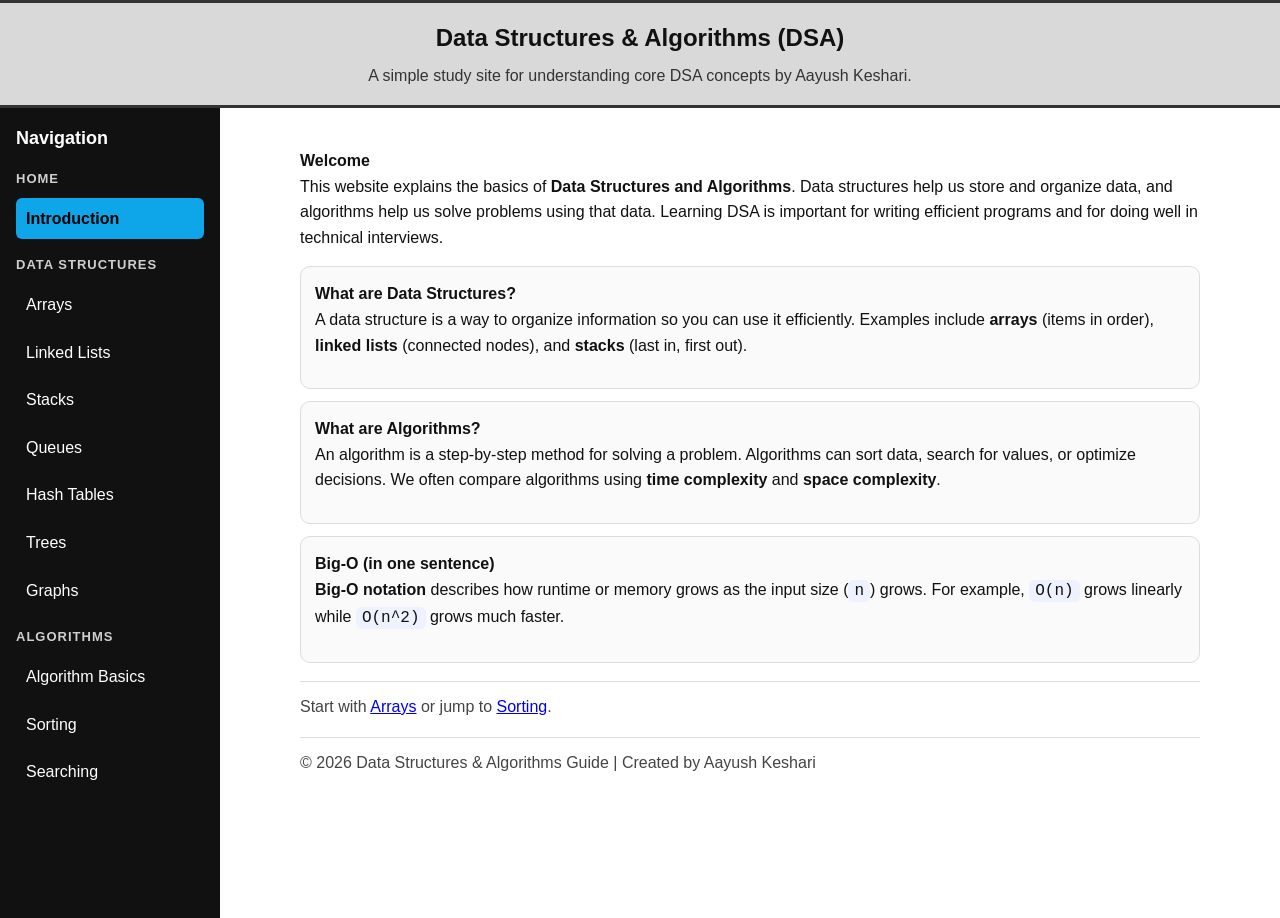
<file: index.html>
<!DOCTYPE html>
<html lang="en">
<head>
  <meta charset="UTF-8">
  <meta name="viewport" content="width=device-width, initial-scale=1.0">
  <title>DSA Website | Home</title>
  <link rel="stylesheet" href="reset.css">
  <link rel="stylesheet" href="styles.css">

  <title>Data Sturctures and Algorithms</title>
</head>
<body>
  <header>
    <h1>Data Structures & Algorithms (DSA)</h1>
    <p>A simple study site for understanding core DSA concepts by Aayush Keshari.</p>
  </header>

  <div class="page">
    <nav>
      <h2>Navigation</h2>

      <h3>Home</h3>
      <a class="active" href="index.html">Introduction</a>

      <h3>Data Structures</h3>
      <a href="arrays.html">Arrays</a>
      <a href="linked-lists.html">Linked Lists</a>
      <a href="stacks.html">Stacks</a>
      <a href="queues.html">Queues</a>
      <a href="hash-tables.html">Hash Tables</a>
      <a href="trees.html">Trees</a>
      <a href="graphs.html">Graphs</a>

      <h3>Algorithms</h3>
      <a href="algorithms.html">Algorithm Basics</a>
      <a href="sorting.html">Sorting</a>
      <a href="searching.html">Searching</a>
    </nav>

    <main>
      <div class="container">
        <h2>Welcome</h2>
        <p>
          This website explains the basics of <strong>Data Structures and Algorithms</strong>.
          Data structures help us store and organize data, and algorithms help us solve problems using that data.
          Learning DSA is important for writing efficient programs and for doing well in technical interviews.
        </p>

        <div class="card">
          <h3>What are Data Structures?</h3>
          <p>
            A data structure is a way to organize information so you can use it efficiently.
            Examples include <strong>arrays</strong> (items in order), <strong>linked lists</strong> (connected nodes),
            and <strong>stacks</strong> (last in, first out).
          </p>
        </div>

        <div class="card">
          <h3>What are Algorithms?</h3>
          <p>
            An algorithm is a step-by-step method for solving a problem.
            Algorithms can sort data, search for values, or optimize decisions.
            We often compare algorithms using <strong>time complexity</strong> and <strong>space complexity</strong>.
          </p>
        </div>

        <div class="card">
          <h3>Big-O (in one sentence)</h3>
          <p>
            <strong>Big-O notation</strong> describes how runtime or memory grows as the input size (<code>n</code>) grows.
            For example, <code>O(n)</code> grows linearly while <code>O(n^2)</code> grows much faster.
          </p>
        </div>

        <footer>
          Start with <a href="arrays.html">Arrays</a> or jump to <a href="sorting.html">Sorting</a>.
        </footer>

        <footer>
          <p>© 2026 Data Structures & Algorithms Guide | Created by Aayush Keshari</p>
        </footer>
      </div>
    </main>
  </div>

</body>
</html>
</file>
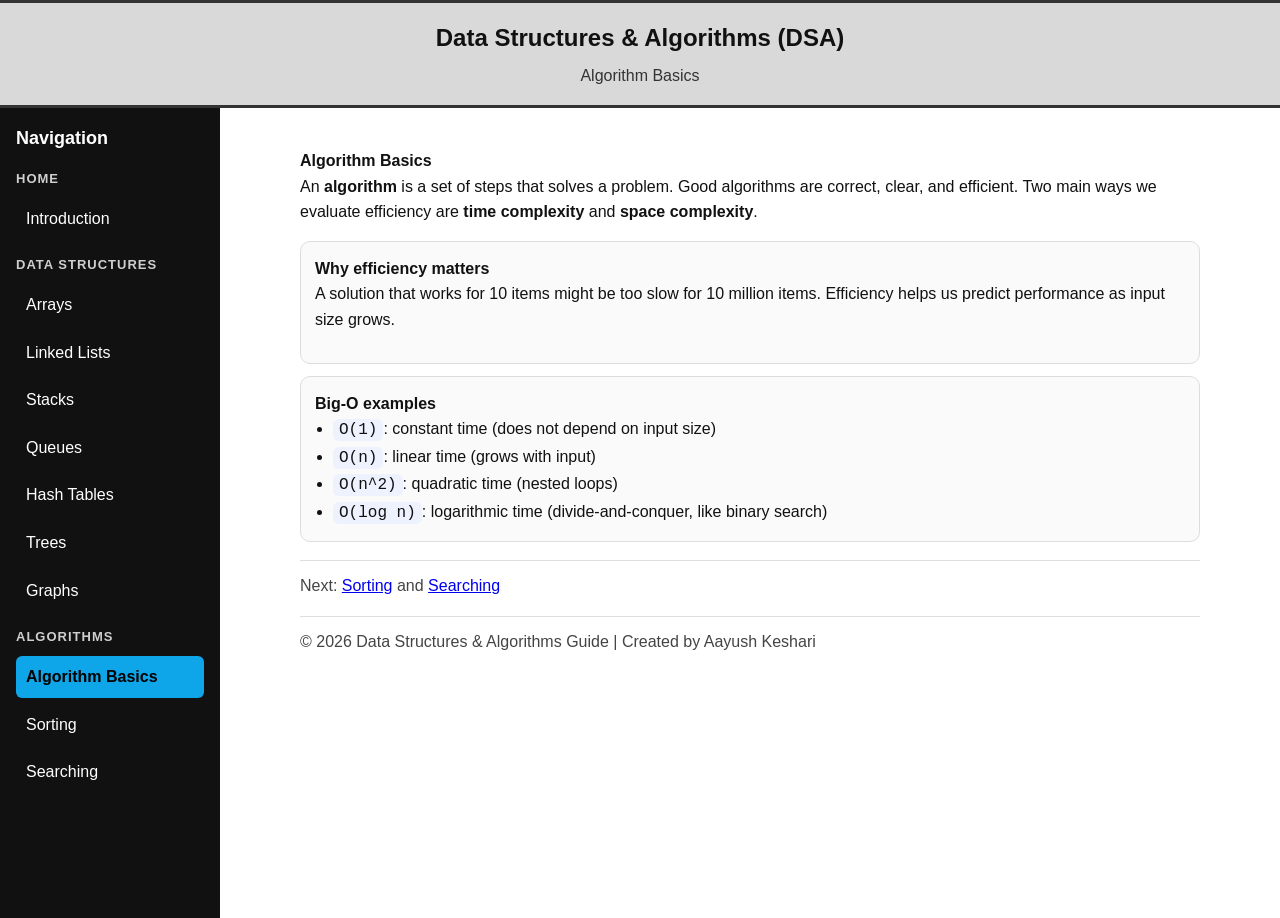
<file: algorithms.html>
<!DOCTYPE html>
<html lang="en">
<head>
  <meta charset="UTF-8">
  <meta name="viewport" content="width=device-width, initial-scale=1.0">
  <title>DSA Website | Algorithm Basics</title>
  <link rel="stylesheet" href="reset.css">
  <link rel="stylesheet" href="styles.css">
</head>
<body>
  <header>
    <h1>Data Structures & Algorithms (DSA)</h1>
    <p>Algorithm Basics</p>
  </header>

  <div class="page">
    <nav>
      <h2>Navigation</h2>

      <h3>Home</h3>
      <a href="index.html">Introduction</a>

      <h3>Data Structures</h3>
      <a href="arrays.html">Arrays</a>
      <a href="linked-lists.html">Linked Lists</a>
      <a href="stacks.html">Stacks</a>
      <a href="queues.html">Queues</a>
      <a href="hash-tables.html">Hash Tables</a>
      <a href="trees.html">Trees</a>
      <a href="graphs.html">Graphs</a>

      <h3>Algorithms</h3>
      <a class="active" href="algorithms.html">Algorithm Basics</a>
      <a href="sorting.html">Sorting</a>
      <a href="searching.html">Searching</a>
    </nav>

    <main>
      <div class="container">
        <h2>Algorithm Basics</h2>
        <p>
          An <strong>algorithm</strong> is a set of steps that solves a problem.
          Good algorithms are correct, clear, and efficient.
          Two main ways we evaluate efficiency are <strong>time complexity</strong> and <strong>space complexity</strong>.
        </p>

        <div class="card">
          <h3>Why efficiency matters</h3>
          <p>
            A solution that works for 10 items might be too slow for 10 million items.
            Efficiency helps us predict performance as input size grows.
          </p>
        </div>

        <div class="card">
          <h3>Big-O examples</h3>
          <ul>
            <li><code>O(1)</code>: constant time (does not depend on input size)</li>
            <li><code>O(n)</code>: linear time (grows with input)</li>
            <li><code>O(n^2)</code>: quadratic time (nested loops)</li>
            <li><code>O(log n)</code>: logarithmic time (divide-and-conquer, like binary search)</li>
          </ul>
        </div>

        <footer>
          Next: <a href="sorting.html">Sorting</a> and <a href="searching.html">Searching</a>
        </footer>

        <footer>
          <p>© 2026 Data Structures & Algorithms Guide | Created by Aayush Keshari</p>
        </footer>
      </div>
    </main>
  </div>

</body>
</html>
</file>
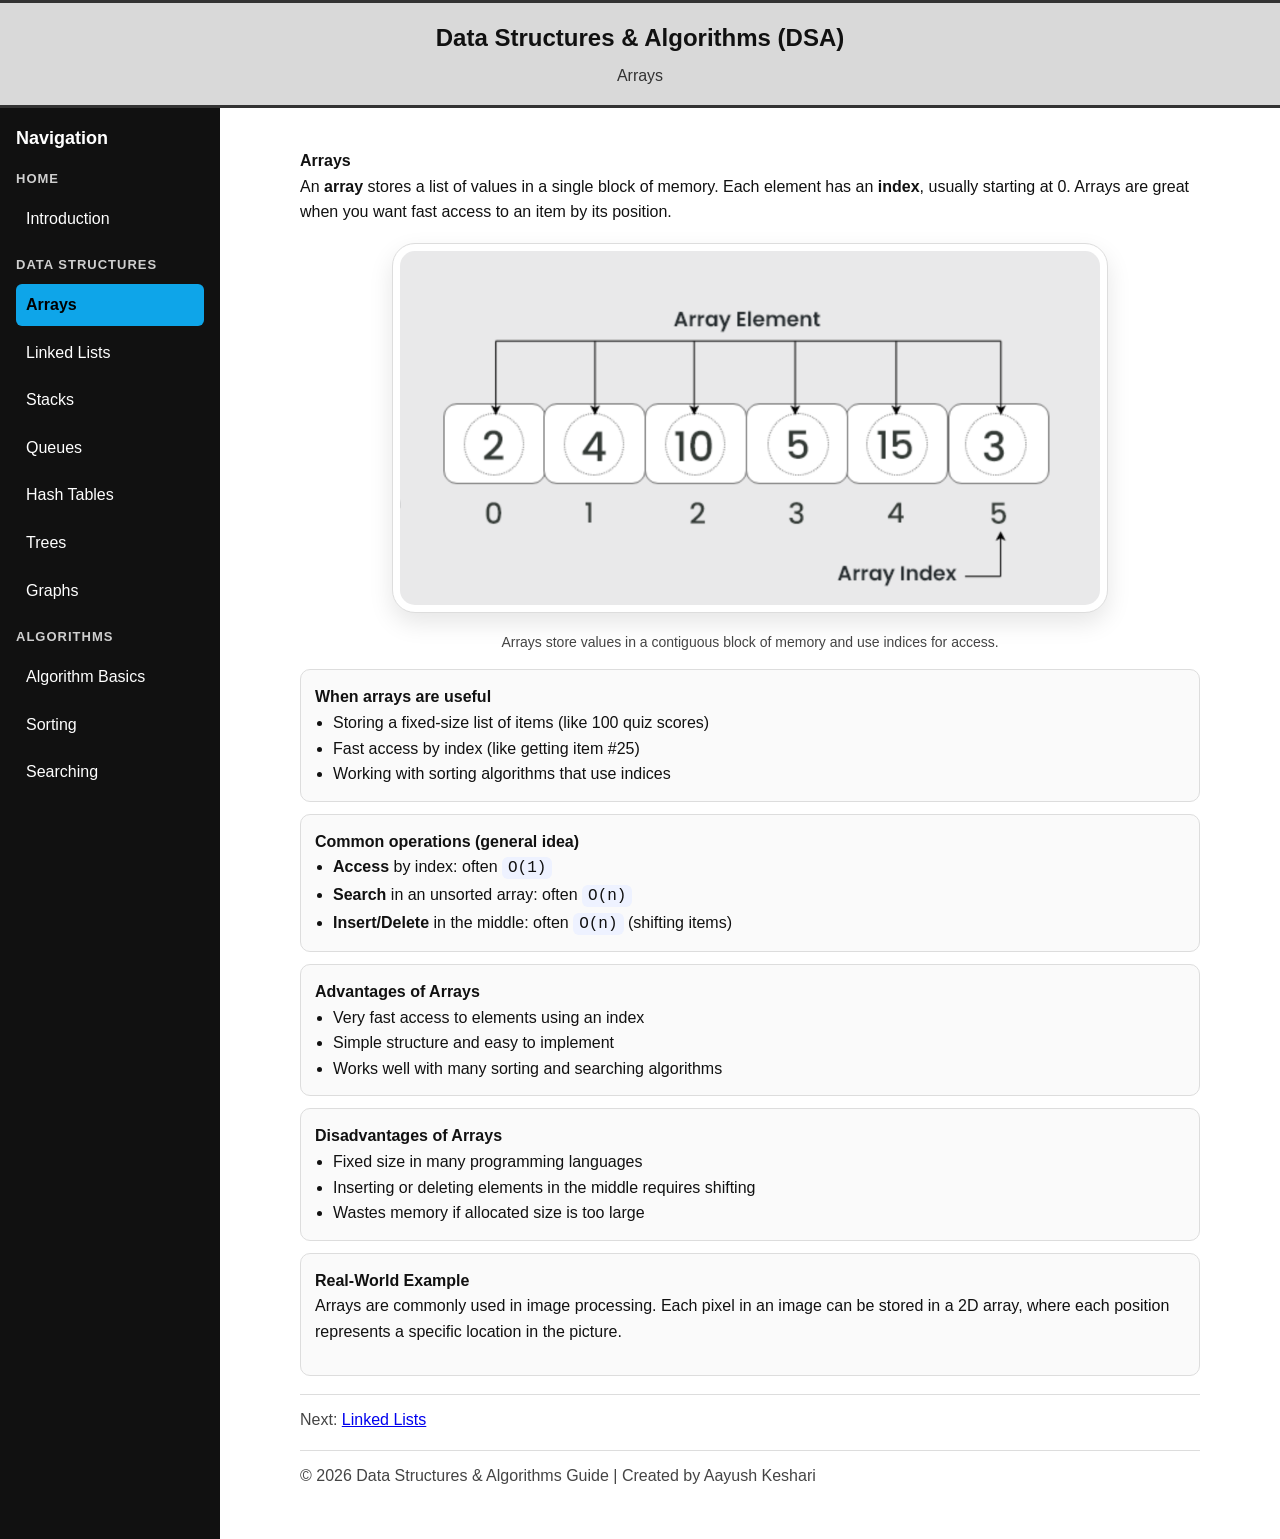
<file: arrays.html>
<!DOCTYPE html>
<html lang="en">
<head>
  <meta charset="UTF-8">
  <meta name="viewport" content="width=device-width, initial-scale=1.0">
  <title>DSA Website | Arrays</title>
  <link rel="stylesheet" href="reset.css">
  <link rel="stylesheet" href="styles.css">
</head>
<body>
  <header>
    <h1>Data Structures & Algorithms (DSA)</h1>
    <p>Arrays</p>
  </header>

  <div class="page">
    <nav>
      <h2>Navigation</h2>

      <h3>Home</h3>
      <a href="index.html">Introduction</a>

      <h3>Data Structures</h3>
      <a class="active" href="arrays.html">Arrays</a>
      <a href="linked-lists.html">Linked Lists</a>
      <a href="stacks.html">Stacks</a>
      <a href="queues.html">Queues</a>
      <a href="hash-tables.html">Hash Tables</a>
      <a href="trees.html">Trees</a>
      <a href="graphs.html">Graphs</a>

      <h3>Algorithms</h3>
      <a href="algorithms.html">Algorithm Basics</a>
      <a href="sorting.html">Sorting</a>
      <a href="searching.html">Searching</a>
    </nav>

    <main>
      <div class="container">
        <h2>Arrays</h2>
        <p>
          An <strong>array</strong> stores a list of values in a single block of memory.
          Each element has an <strong>index</strong>, usually starting at 0.
          Arrays are great when you want fast access to an item by its position.
        </p>

        <figure class="figure">
          <img class="dsa-image" src="images/arrays.png" alt="Array diagram showing elements and indices">
          <figcaption>Arrays store values in a contiguous block of memory and use indices for access.</figcaption>
        </figure>

        <div class="card">
          <h3>When arrays are useful</h3>
          <ul>
            <li>Storing a fixed-size list of items (like 100 quiz scores)</li>
            <li>Fast access by index (like getting item #25)</li>
            <li>Working with sorting algorithms that use indices</li>
          </ul>
        </div>

        <div class="card">
          <h3>Common operations (general idea)</h3>
          <ul>
            <li><strong>Access</strong> by index: often <code>O(1)</code></li>
            <li><strong>Search</strong> in an unsorted array: often <code>O(n)</code></li>
            <li><strong>Insert/Delete</strong> in the middle: often <code>O(n)</code> (shifting items)</li>
          </ul>
        </div>

        <div class="card">
          <h3>Advantages of Arrays</h3>
          <ul>
            <li>Very fast access to elements using an index</li>
            <li>Simple structure and easy to implement</li>
            <li>Works well with many sorting and searching algorithms</li>
          </ul>
        </div>

        <div class="card">
          <h3>Disadvantages of Arrays</h3>
          <ul>
            <li>Fixed size in many programming languages</li>
            <li>Inserting or deleting elements in the middle requires shifting</li>
            <li>Wastes memory if allocated size is too large</li>
          </ul>
        </div>

        <div class="card">
          <h3>Real-World Example</h3>
          <p>
            Arrays are commonly used in image processing. Each pixel in an image can be stored
            in a 2D array, where each position represents a specific location in the picture.
          </p>
        </div>

        <footer>
          Next: <a href="linked-lists.html">Linked Lists</a>
        </footer>

        <footer>
          <p>© 2026 Data Structures & Algorithms Guide | Created by Aayush Keshari</p>
        </footer>
      </div>
    </main>
  </div>

</body>
</html>
</file>
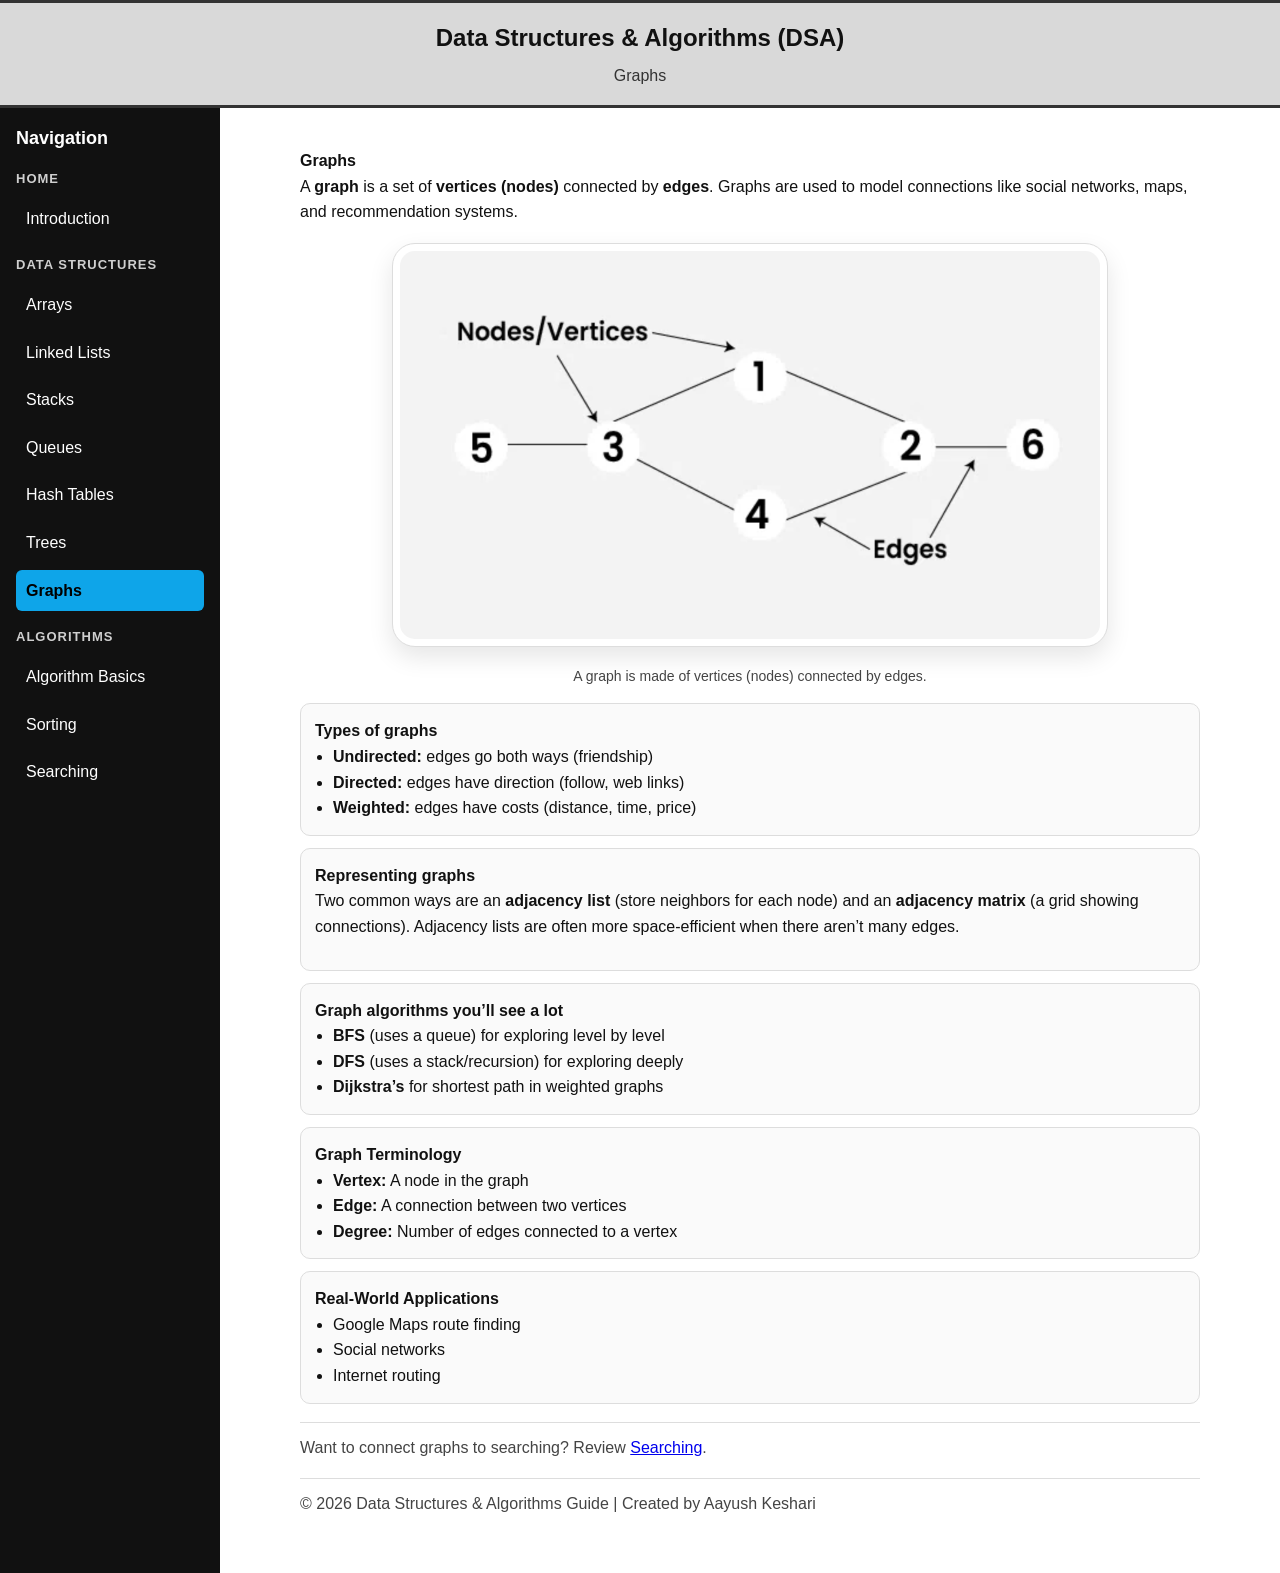
<file: graphs.html>
<!DOCTYPE html>
<html lang="en">
<head>
  <meta charset="UTF-8">
  <meta name="viewport" content="width=device-width, initial-scale=1.0">
  <title>DSA Website | Graphs</title>
  <link rel="stylesheet" href="reset.css">
  <link rel="stylesheet" href="styles.css">
</head>
<body>
  <header>
    <h1>Data Structures & Algorithms (DSA)</h1>
    <p>Graphs</p>
  </header>

  <div class="page">
    <nav>
      <h2>Navigation</h2>

      <h3>Home</h3>
      <a href="index.html">Introduction</a>

      <h3>Data Structures</h3>
      <a href="arrays.html">Arrays</a>
      <a href="linked-lists.html">Linked Lists</a>
      <a href="stacks.html">Stacks</a>
      <a href="queues.html">Queues</a>
      <a href="hash-tables.html">Hash Tables</a>
      <a href="trees.html">Trees</a>
      <a class="active" href="graphs.html">Graphs</a>

      <h3>Algorithms</h3>
      <a href="algorithms.html">Algorithm Basics</a>
      <a href="sorting.html">Sorting</a>
      <a href="searching.html">Searching</a>
    </nav>

    <main>
      <div class="container">
        <h2>Graphs</h2>
        <p>
          A <strong>graph</strong> is a set of <strong>vertices (nodes)</strong> connected by <strong>edges</strong>.
          Graphs are used to model connections like social networks, maps, and recommendation systems.
        </p>

        <figure class="figure">
          <img class="dsa-image" src="images/graphs.png" alt="Graph diagram showing nodes and edges">
          <figcaption>A graph is made of vertices (nodes) connected by edges.</figcaption>
        </figure>

        <div class="card">
          <h3>Types of graphs</h3>
          <ul>
            <li><strong>Undirected:</strong> edges go both ways (friendship)</li>
            <li><strong>Directed:</strong> edges have direction (follow, web links)</li>
            <li><strong>Weighted:</strong> edges have costs (distance, time, price)</li>
          </ul>
        </div>

        <div class="card">
          <h3>Representing graphs</h3>
          <p>
            Two common ways are an <strong>adjacency list</strong> (store neighbors for each node) and an
            <strong>adjacency matrix</strong> (a grid showing connections). Adjacency lists are often more space-efficient
            when there aren’t many edges.
          </p>
        </div>

        <div class="card">
          <h3>Graph algorithms you’ll see a lot</h3>
          <ul>
            <li><strong>BFS</strong> (uses a queue) for exploring level by level</li>
            <li><strong>DFS</strong> (uses a stack/recursion) for exploring deeply</li>
            <li><strong>Dijkstra’s</strong> for shortest path in weighted graphs</li>
          </ul>
        </div>

        <div class="card">
          <h3>Graph Terminology</h3>
          <ul>
            <li><strong>Vertex:</strong> A node in the graph</li>
            <li><strong>Edge:</strong> A connection between two vertices</li>
            <li><strong>Degree:</strong> Number of edges connected to a vertex</li>
          </ul>
        </div>

        <div class="card">
          <h3>Real-World Applications</h3>
          <ul>
            <li>Google Maps route finding</li>
            <li>Social networks</li>
            <li>Internet routing</li>
          </ul>
        </div>

        <footer>
          Want to connect graphs to searching? Review <a href="searching.html">Searching</a>.
        </footer>

        <footer>
          <p>© 2026 Data Structures & Algorithms Guide | Created by Aayush Keshari</p>
        </footer>
      </div>
    </main>
  </div>

</body>
</html>
</file>
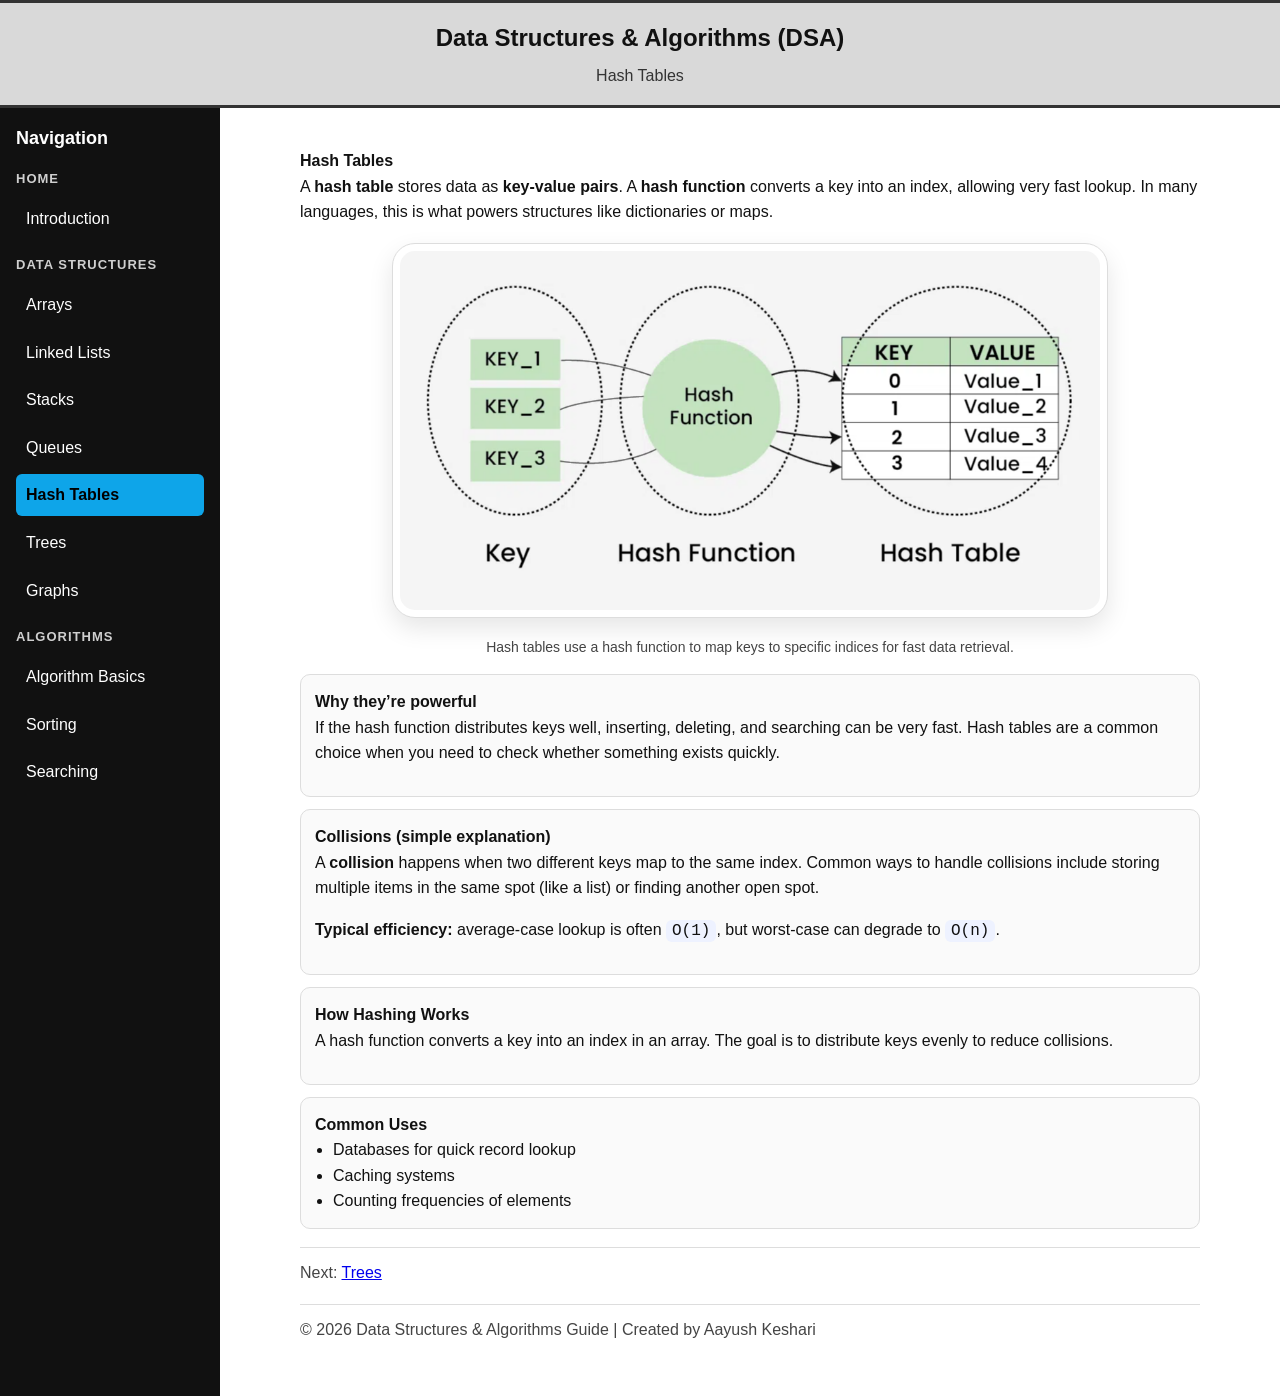
<file: hash-tables.html>
<!DOCTYPE html>
<html lang="en">
<head>
  <meta charset="UTF-8">
  <meta name="viewport" content="width=device-width, initial-scale=1.0">
  <title>DSA Website | Hash Tables</title>
  <link rel="stylesheet" href="reset.css">
  <link rel="stylesheet" href="styles.css">
</head>
<body>
  <header>
    <h1>Data Structures & Algorithms (DSA)</h1>
    <p>Hash Tables</p>
  </header>

  <div class="page">
    <nav>
      <h2>Navigation</h2>

      <h3>Home</h3>
      <a href="index.html">Introduction</a>

      <h3>Data Structures</h3>
      <a href="arrays.html">Arrays</a>
      <a href="linked-lists.html">Linked Lists</a>
      <a href="stacks.html">Stacks</a>
      <a href="queues.html">Queues</a>
      <a class="active" href="hash-tables.html">Hash Tables</a>
      <a href="trees.html">Trees</a>
      <a href="graphs.html">Graphs</a>

      <h3>Algorithms</h3>
      <a href="algorithms.html">Algorithm Basics</a>
      <a href="sorting.html">Sorting</a>
      <a href="searching.html">Searching</a>
    </nav>

    <main>
      <div class="container">
        <h2>Hash Tables</h2>
        <p>
          A <strong>hash table</strong> stores data as <strong>key-value pairs</strong>.
          A <strong>hash function</strong> converts a key into an index, allowing very fast lookup.
          In many languages, this is what powers structures like dictionaries or maps.
        </p>

        <figure class="figure">
          <img class="dsa-image" src="images/hash-tables.png" alt="Hash table with hash function diagram">
          <figcaption>
            Hash tables use a hash function to map keys to specific indices for fast data retrieval.
          </figcaption>
        </figure>

        <div class="card">
          <h3>Why they’re powerful</h3>
          <p>
            If the hash function distributes keys well, inserting, deleting, and searching can be very fast.
            Hash tables are a common choice when you need to check whether something exists quickly.
          </p>
        </div>

        <div class="card">
          <h3>Collisions (simple explanation)</h3>
          <p>
            A <strong>collision</strong> happens when two different keys map to the same index.
            Common ways to handle collisions include storing multiple items in the same spot (like a list)
            or finding another open spot.
          </p>
          <p><strong>Typical efficiency:</strong> average-case lookup is often <code>O(1)</code>, but worst-case can degrade to <code>O(n)</code>.</p>
        </div>

        <div class="card">
          <h3>How Hashing Works</h3>
          <p>
            A hash function converts a key into an index in an array.
            The goal is to distribute keys evenly to reduce collisions.
          </p>
        </div>

        <div class="card">
          <h3>Common Uses</h3>
          <ul>
            <li>Databases for quick record lookup</li>
            <li>Caching systems</li>
            <li>Counting frequencies of elements</li>
          </ul>
        </div>

        <footer>
          Next: <a href="trees.html">Trees</a>
        </footer>

        <footer>
          <p>© 2026 Data Structures & Algorithms Guide | Created by Aayush Keshari</p>
        </footer>
      </div>
    </main>
  </div>

</body>
</html>
</file>
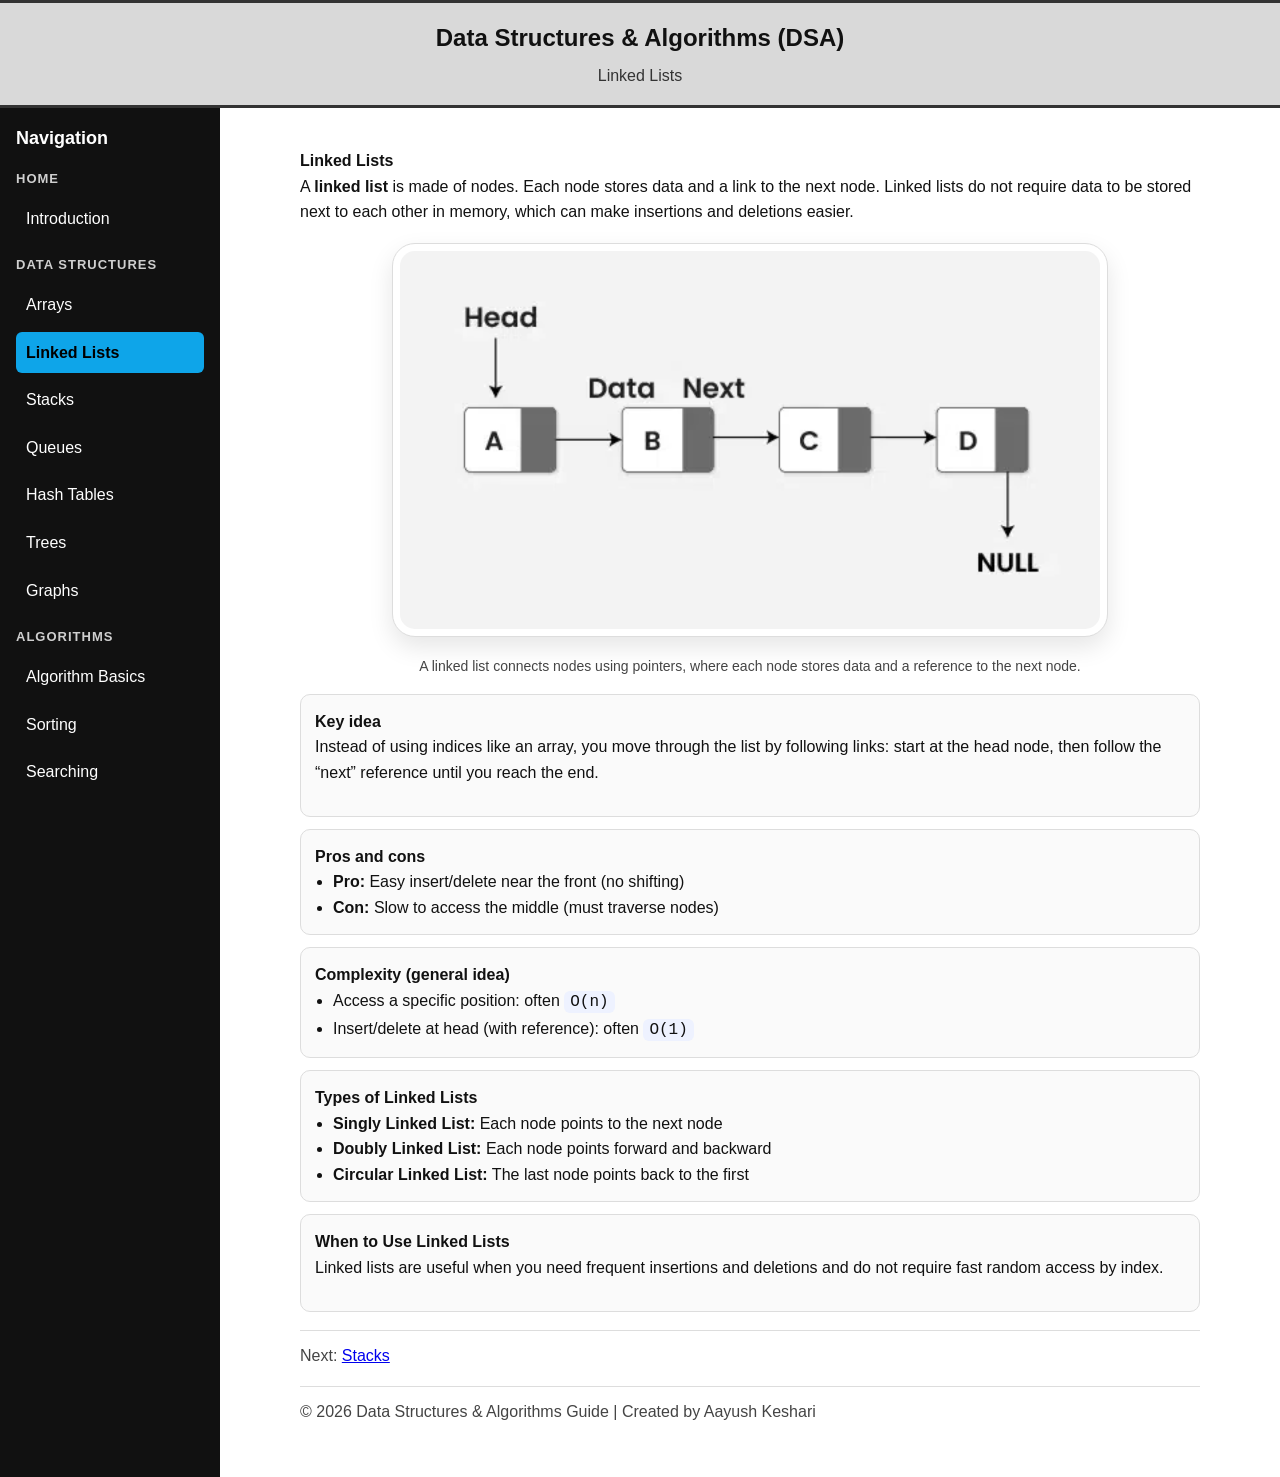
<file: linked-lists.html>
<!DOCTYPE html>
<html lang="en">
<head>
  <meta charset="UTF-8">
  <meta name="viewport" content="width=device-width, initial-scale=1.0">
  <title>DSA Website | Linked Lists</title>
  <link rel="stylesheet" href="reset.css">
  <link rel="stylesheet" href="styles.css">
</head>
<body>
  <header>
    <h1>Data Structures & Algorithms (DSA)</h1>
    <p>Linked Lists</p>
  </header>

  <div class="page">
    <nav>
      <h2>Navigation</h2>

      <h3>Home</h3>
      <a href="index.html">Introduction</a>

      <h3>Data Structures</h3>
      <a href="arrays.html">Arrays</a>
      <a class="active" href="linked-lists.html">Linked Lists</a>
      <a href="stacks.html">Stacks</a>
      <a href="queues.html">Queues</a>
      <a href="hash-tables.html">Hash Tables</a>
      <a href="trees.html">Trees</a>
      <a href="graphs.html">Graphs</a>

      <h3>Algorithms</h3>
      <a href="algorithms.html">Algorithm Basics</a>
      <a href="sorting.html">Sorting</a>
      <a href="searching.html">Searching</a>
    </nav>

    <main>
      <div class="container">
        <h2>Linked Lists</h2>
        <p>
          A <strong>linked list</strong> is made of nodes. Each node stores data and a link to the next node.
          Linked lists do not require data to be stored next to each other in memory, which can make insertions and deletions easier.
        </p>

        <figure class="figure">
          <img class="dsa-image" src="images/linked-lists.png" alt="Linked list diagram showing nodes and next pointers">
          <figcaption>
            A linked list connects nodes using pointers, where each node stores data and a reference to the next node.
          </figcaption>
        </figure>

        <div class="card">
          <h3>Key idea</h3>
          <p>
            Instead of using indices like an array, you move through the list by following links:
            start at the head node, then follow the “next” reference until you reach the end.
          </p>
        </div>

        <div class="card">
          <h3>Pros and cons</h3>
          <ul>
            <li><strong>Pro:</strong> Easy insert/delete near the front (no shifting)</li>
            <li><strong>Con:</strong> Slow to access the middle (must traverse nodes)</li>
          </ul>
        </div>

        <div class="card">
          <h3>Complexity (general idea)</h3>
          <ul>
            <li>Access a specific position: often <code>O(n)</code></li>
            <li>Insert/delete at head (with reference): often <code>O(1)</code></li>
          </ul>
        </div>

        <div class="card">
          <h3>Types of Linked Lists</h3>
          <ul>
            <li><strong>Singly Linked List:</strong> Each node points to the next node</li>
            <li><strong>Doubly Linked List:</strong> Each node points forward and backward</li>
            <li><strong>Circular Linked List:</strong> The last node points back to the first</li>
          </ul>
        </div>

        <div class="card">
          <h3>When to Use Linked Lists</h3>
          <p>
            Linked lists are useful when you need frequent insertions and deletions
            and do not require fast random access by index.
          </p>
        </div>

        <footer>
          Next: <a href="stacks.html">Stacks</a>
        </footer>

        <footer>
          <p>© 2026 Data Structures & Algorithms Guide | Created by Aayush Keshari</p>
        </footer>
      </div>
    </main>
  </div>

</body>
</html>
</file>
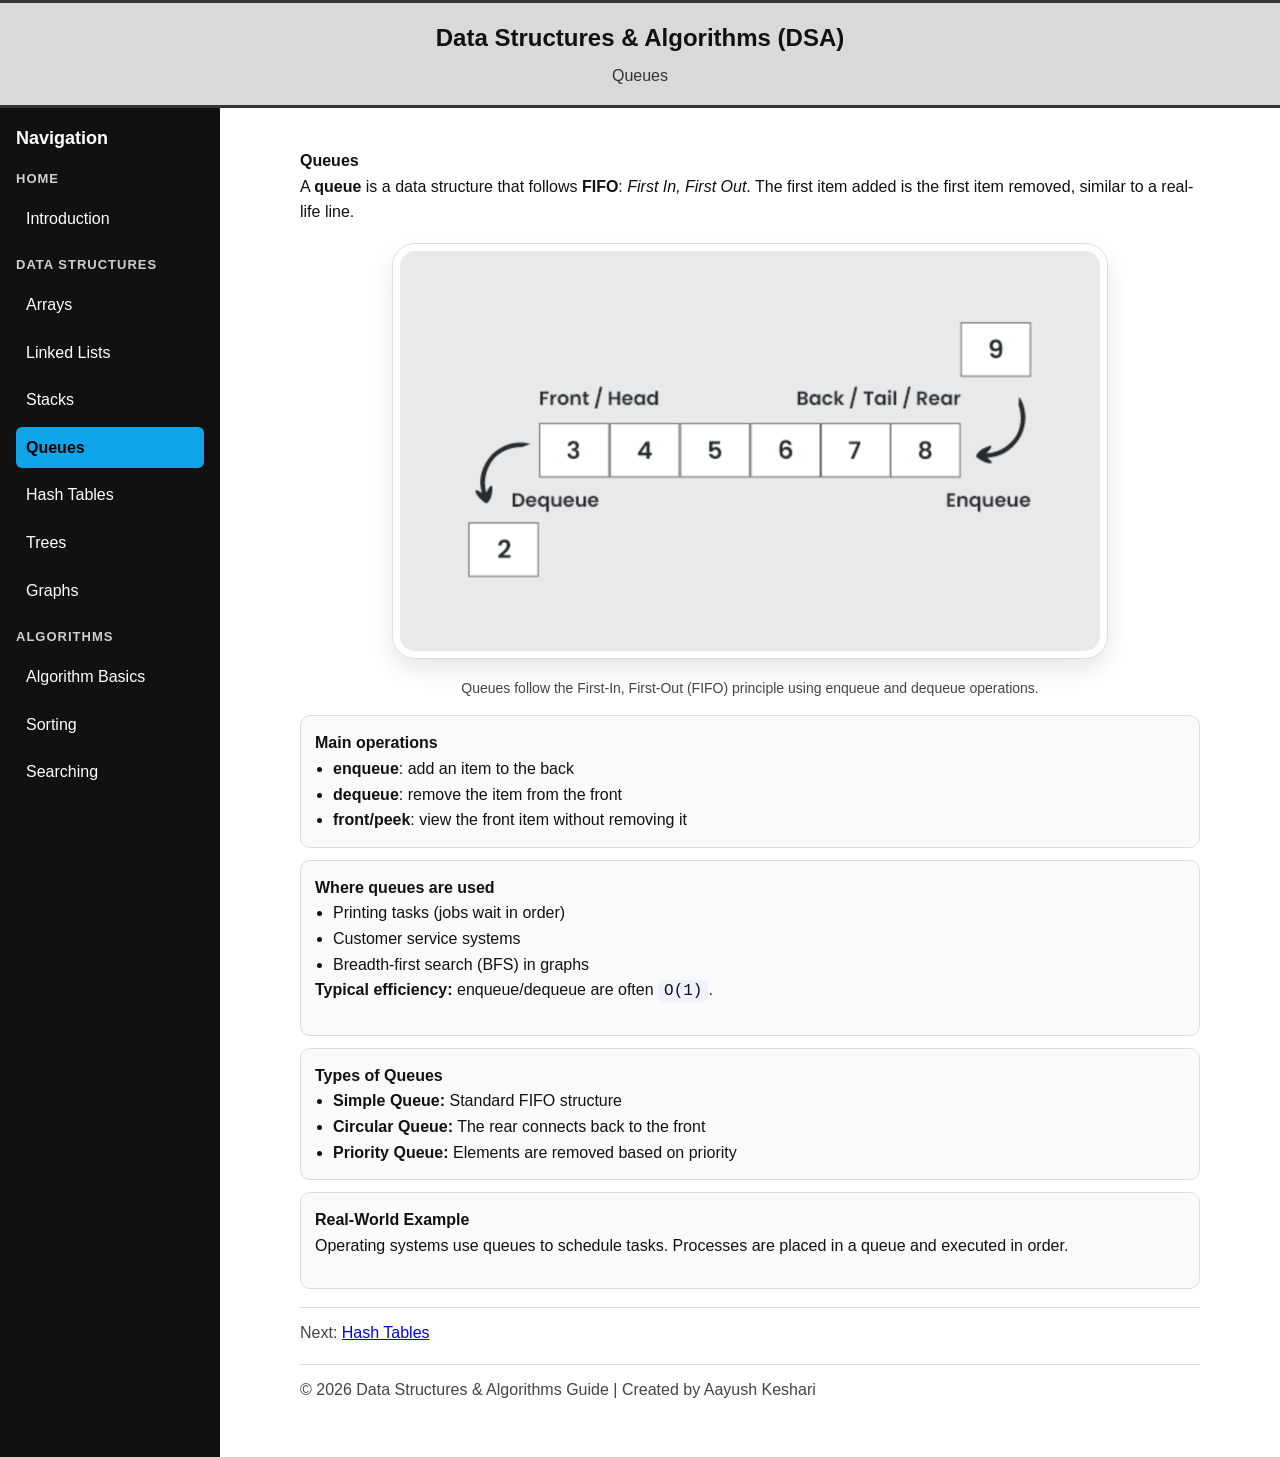
<file: queues.html>
<!DOCTYPE html>
<html lang="en">
<head>
  <meta charset="UTF-8">
  <meta name="viewport" content="width=device-width, initial-scale=1.0">
  <title>DSA Website | Queues</title>
  <link rel="stylesheet" href="reset.css">
  <link rel="stylesheet" href="styles.css">
</head>
<body>
  <header>
    <h1>Data Structures & Algorithms (DSA)</h1>
    <p>Queues</p>
  </header>

  <div class="page">
    <nav>
      <h2>Navigation</h2>

      <h3>Home</h3>
      <a href="index.html">Introduction</a>

      <h3>Data Structures</h3>
      <a href="arrays.html">Arrays</a>
      <a href="linked-lists.html">Linked Lists</a>
      <a href="stacks.html">Stacks</a>
      <a class="active" href="queues.html">Queues</a>
      <a href="hash-tables.html">Hash Tables</a>
      <a href="trees.html">Trees</a>
      <a href="graphs.html">Graphs</a>

      <h3>Algorithms</h3>
      <a href="algorithms.html">Algorithm Basics</a>
      <a href="sorting.html">Sorting</a>
      <a href="searching.html">Searching</a>
    </nav>

    <main>
      <div class="container">
        <h2>Queues</h2>
        <p>
          A <strong>queue</strong> is a data structure that follows <strong>FIFO</strong>:
          <em>First In, First Out</em>. The first item added is the first item removed, similar to a real-life line.
        </p>

        <figure class="figure">
          <img class="dsa-image" src="images/queues.png" alt="Queue enqueue and dequeue diagram">
          <figcaption>
            Queues follow the First-In, First-Out (FIFO) principle using enqueue and dequeue operations.
          </figcaption>
        </figure>

        <div class="card">
          <h3>Main operations</h3>
          <ul>
            <li><strong>enqueue</strong>: add an item to the back</li>
            <li><strong>dequeue</strong>: remove the item from the front</li>
            <li><strong>front/peek</strong>: view the front item without removing it</li>
          </ul>
        </div>

        <div class="card">
          <h3>Where queues are used</h3>
          <ul>
            <li>Printing tasks (jobs wait in order)</li>
            <li>Customer service systems</li>
            <li>Breadth-first search (BFS) in graphs</li>
          </ul>
          <p><strong>Typical efficiency:</strong> enqueue/dequeue are often <code>O(1)</code>.</p>
        </div>

        <div class="card">
          <h3>Types of Queues</h3>
          <ul>
            <li><strong>Simple Queue:</strong> Standard FIFO structure</li>
            <li><strong>Circular Queue:</strong> The rear connects back to the front</li>
            <li><strong>Priority Queue:</strong> Elements are removed based on priority</li>
          </ul>
        </div>

        <div class="card">
          <h3>Real-World Example</h3>
          <p>
            Operating systems use queues to schedule tasks.
            Processes are placed in a queue and executed in order.
          </p>
        </div>

        <footer>
          Next: <a href="hash-tables.html">Hash Tables</a>
        </footer>

        <footer>
          <p>© 2026 Data Structures & Algorithms Guide | Created by Aayush Keshari</p>
        </footer>
      </div>
    </main>
  </div>

</body>
</html>
</file>
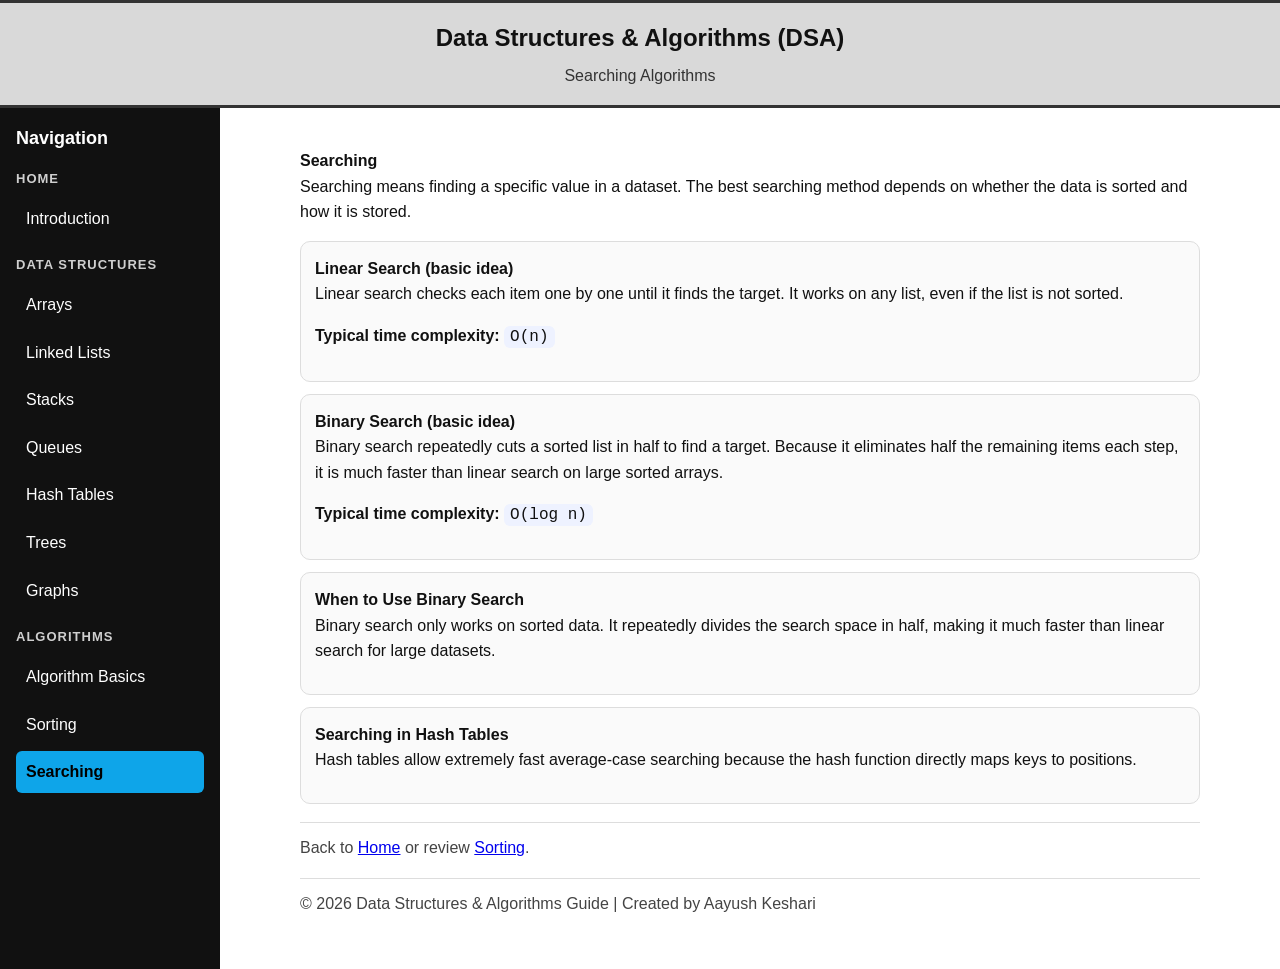
<file: searching.html>
<!DOCTYPE html>
<html lang="en">
<head>
  <meta charset="UTF-8">
  <meta name="viewport" content="width=device-width, initial-scale=1.0">
  <title>DSA Website | Searching</title>
  <link rel="stylesheet" href="reset.css">
  <link rel="stylesheet" href="styles.css">
</head>
<body>
  <header>
    <h1>Data Structures & Algorithms (DSA)</h1>
    <p>Searching Algorithms</p>
  </header>

  <div class="page">
    <nav>
      <h2>Navigation</h2>

      <h3>Home</h3>
      <a href="index.html">Introduction</a>

      <h3>Data Structures</h3>
      <a href="arrays.html">Arrays</a>
      <a href="linked-lists.html">Linked Lists</a>
      <a href="stacks.html">Stacks</a>
      <a href="queues.html">Queues</a>
      <a href="hash-tables.html">Hash Tables</a>
      <a href="trees.html">Trees</a>
      <a href="graphs.html">Graphs</a>

      <h3>Algorithms</h3>
      <a href="algorithms.html">Algorithm Basics</a>
      <a href="sorting.html">Sorting</a>
      <a class="active" href="searching.html">Searching</a>
    </nav>

    <main>
      <div class="container">
        <h2>Searching</h2>
        <p>
          Searching means finding a specific value in a dataset.
          The best searching method depends on whether the data is sorted and how it is stored.
        </p>

        <div class="card">
          <h3>Linear Search (basic idea)</h3>
          <p>
            Linear search checks each item one by one until it finds the target.
            It works on any list, even if the list is not sorted.
          </p>
          <p><strong>Typical time complexity:</strong> <code>O(n)</code></p>
        </div>

        <div class="card">
          <h3>Binary Search (basic idea)</h3>
          <p>
            Binary search repeatedly cuts a sorted list in half to find a target.
            Because it eliminates half the remaining items each step, it is much faster than linear search on large sorted arrays.
          </p>
          <p><strong>Typical time complexity:</strong> <code>O(log n)</code></p>
        </div>

        <div class="card">
          <h3>When to Use Binary Search</h3>
          <p>
            Binary search only works on sorted data. It repeatedly divides
            the search space in half, making it much faster than linear search
            for large datasets.
          </p>
        </div>

        <div class="card">
          <h3>Searching in Hash Tables</h3>
          <p>
            Hash tables allow extremely fast average-case searching
            because the hash function directly maps keys to positions.
          </p>
        </div>

        <footer>
          Back to <a href="index.html">Home</a> or review <a href="sorting.html">Sorting</a>.
        </footer>

        <footer>
          <p>© 2026 Data Structures & Algorithms Guide | Created by Aayush Keshari</p>
        </footer>
      </div>
    </main>
  </div>

</body>
</html>
</file>
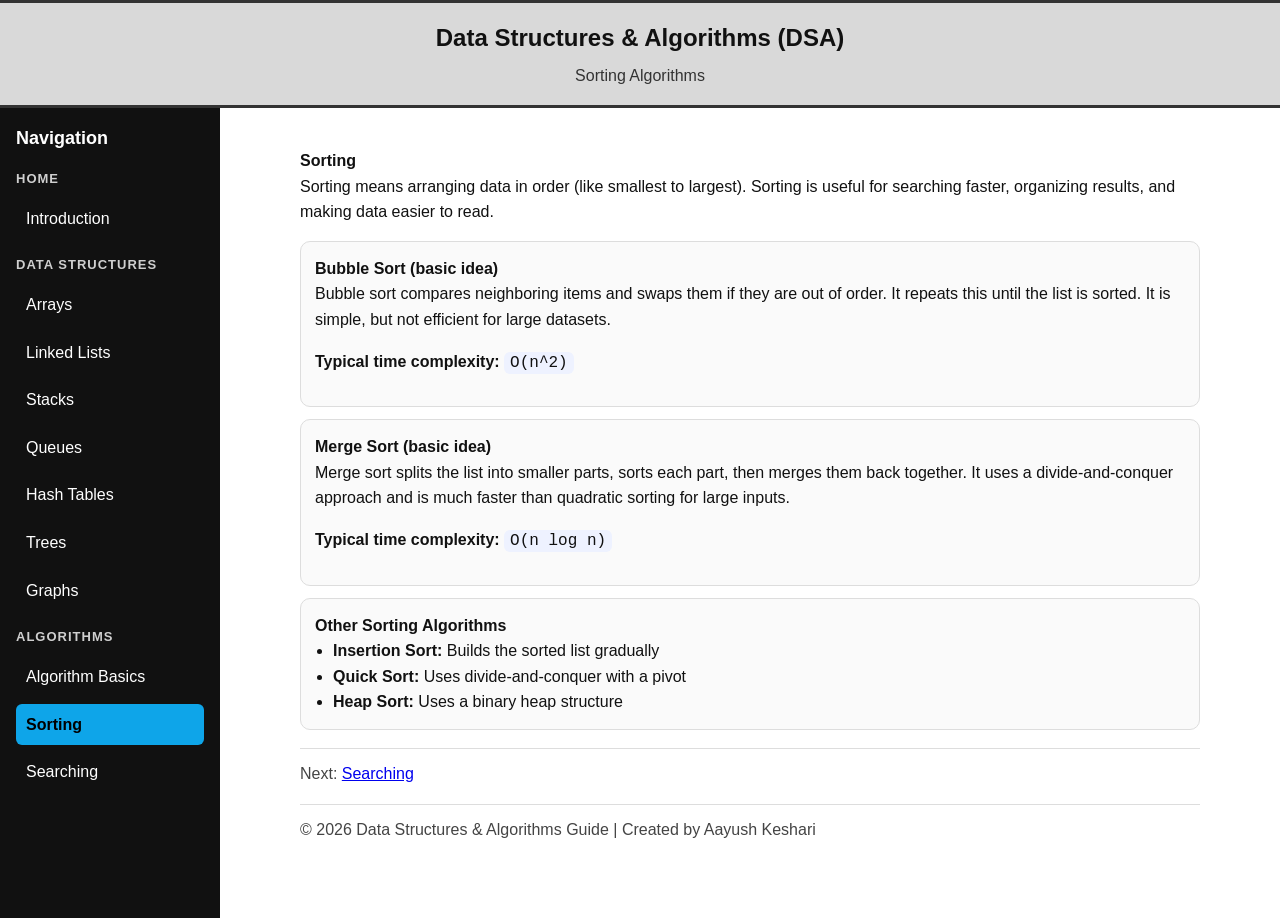
<file: sorting.html>
<!DOCTYPE html>
<html lang="en">
<head>
  <meta charset="UTF-8">
  <meta name="viewport" content="width=device-width, initial-scale=1.0">
  <title>DSA Website | Sorting</title>
  <link rel="stylesheet" href="reset.css">
  <link rel="stylesheet" href="styles.css">
</head>
<body>
  <header>
    <h1>Data Structures & Algorithms (DSA)</h1>
    <p>Sorting Algorithms</p>
  </header>

  <div class="page">
    <nav>
      <h2>Navigation</h2>

      <h3>Home</h3>
      <a href="index.html">Introduction</a>

      <h3>Data Structures</h3>
      <a href="arrays.html">Arrays</a>
      <a href="linked-lists.html">Linked Lists</a>
      <a href="stacks.html">Stacks</a>
      <a href="queues.html">Queues</a>
      <a href="hash-tables.html">Hash Tables</a>
      <a href="trees.html">Trees</a>
      <a href="graphs.html">Graphs</a>

      <h3>Algorithms</h3>
      <a href="algorithms.html">Algorithm Basics</a>
      <a class="active" href="sorting.html">Sorting</a>
      <a href="searching.html">Searching</a>
    </nav>

    <main>
      <div class="container">
        <h2>Sorting</h2>
        <p>
          Sorting means arranging data in order (like smallest to largest).
          Sorting is useful for searching faster, organizing results, and making data easier to read.
        </p>

        <div class="card">
          <h3>Bubble Sort (basic idea)</h3>
          <p>
            Bubble sort compares neighboring items and swaps them if they are out of order.
            It repeats this until the list is sorted. It is simple, but not efficient for large datasets.
          </p>
          <p><strong>Typical time complexity:</strong> <code>O(n^2)</code></p>
        </div>

        <div class="card">
          <h3>Merge Sort (basic idea)</h3>
          <p>
            Merge sort splits the list into smaller parts, sorts each part, then merges them back together.
            It uses a divide-and-conquer approach and is much faster than quadratic sorting for large inputs.
          </p>
          <p><strong>Typical time complexity:</strong> <code>O(n log n)</code></p>
        </div>

        <div class="card">
          <h3>Other Sorting Algorithms</h3>
          <ul>
            <li><strong>Insertion Sort:</strong> Builds the sorted list gradually</li>
            <li><strong>Quick Sort:</strong> Uses divide-and-conquer with a pivot</li>
            <li><strong>Heap Sort:</strong> Uses a binary heap structure</li>
          </ul>
        </div>

        <footer>
          Next: <a href="searching.html">Searching</a>
        </footer>

        <footer>
          <p>© 2026 Data Structures & Algorithms Guide | Created by Aayush Keshari</p>
        </footer>
      </div>
    </main>
  </div>

</body>
</html>
</file>
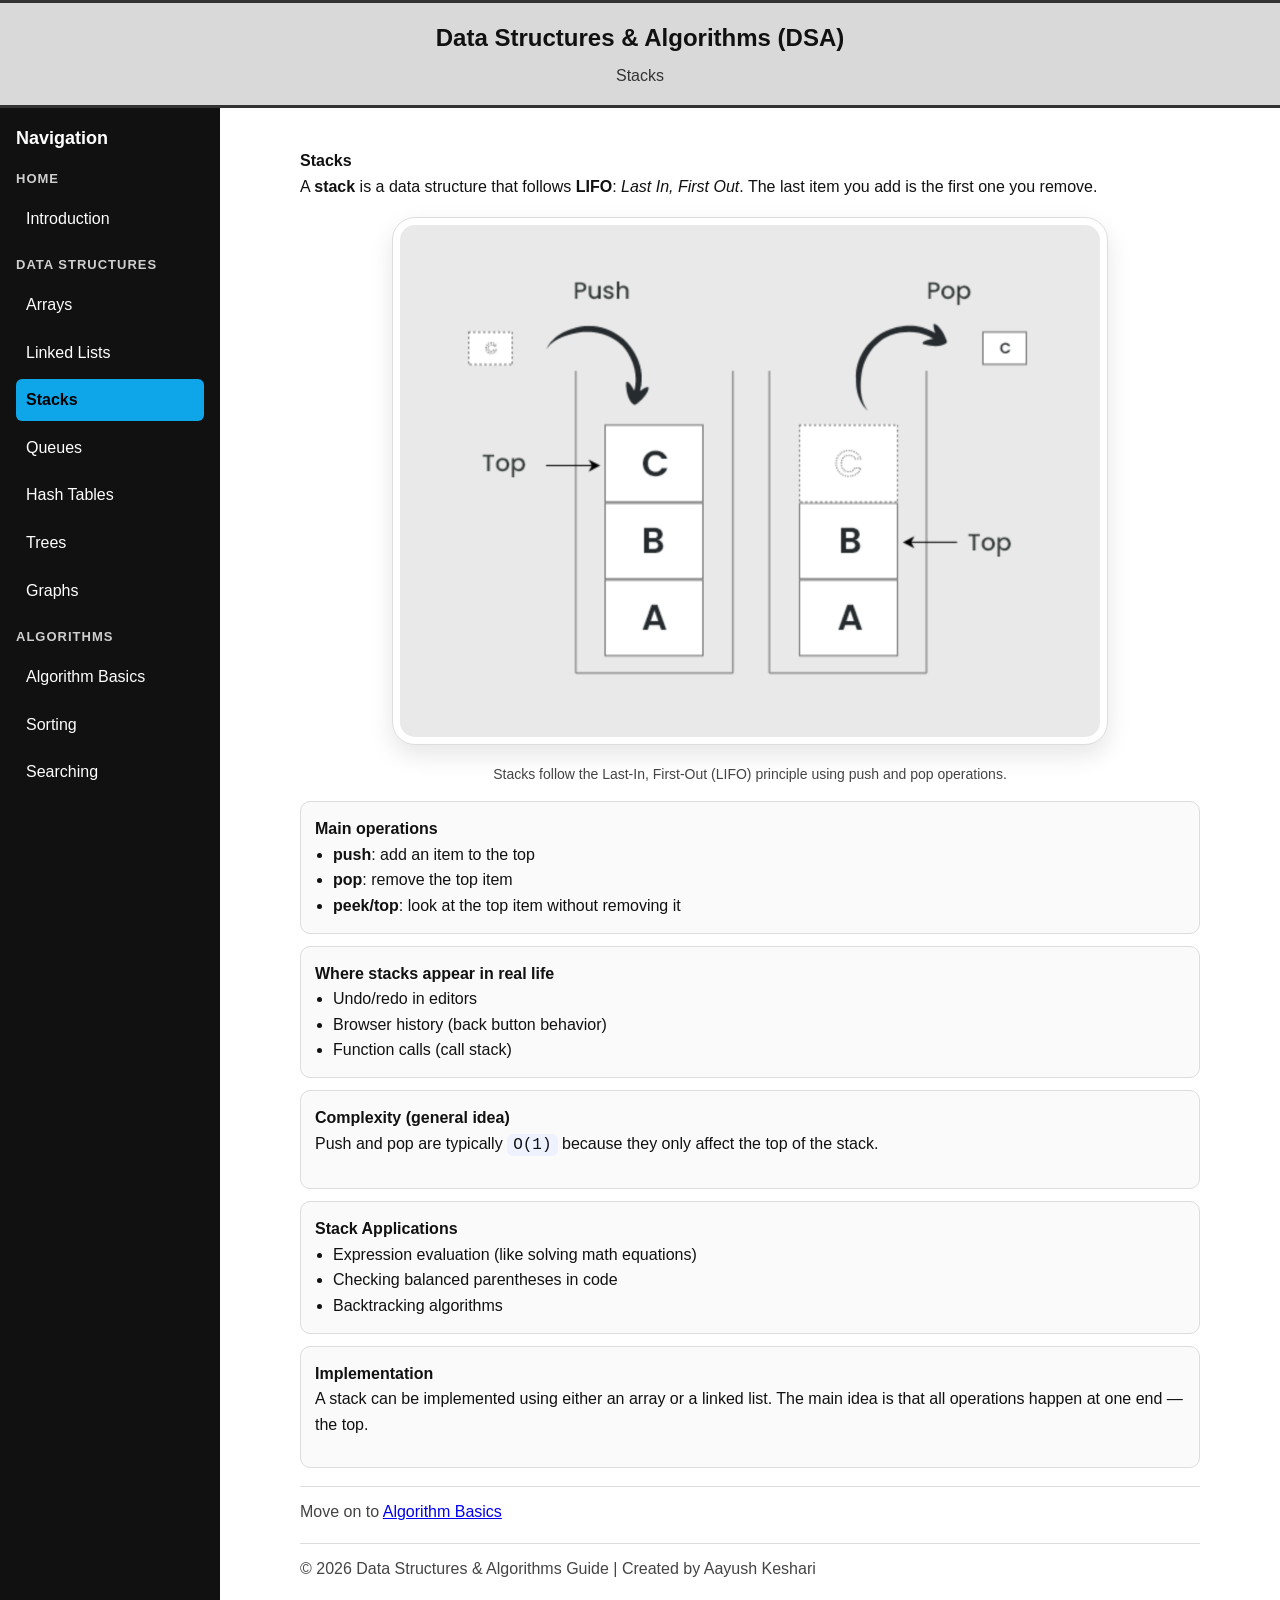
<file: stacks.html>
<!DOCTYPE html>
<html lang="en">
<head>
  <meta charset="UTF-8">
  <meta name="viewport" content="width=device-width, initial-scale=1.0">
  <title>DSA Website | Stacks</title>
  <link rel="stylesheet" href="reset.css">
  <link rel="stylesheet" href="styles.css">
</head>
<body>
  <header>
    <h1>Data Structures & Algorithms (DSA)</h1>
    <p>Stacks</p>
  </header>

  <div class="page">
    <nav>
      <h2>Navigation</h2>

      <h3>Home</h3>
      <a href="index.html">Introduction</a>

      <h3>Data Structures</h3>
      <a href="arrays.html">Arrays</a>
      <a href="linked-lists.html">Linked Lists</a>
      <a class="active" href="stacks.html">Stacks</a>
      <a href="queues.html">Queues</a>
      <a href="hash-tables.html">Hash Tables</a>
      <a href="trees.html">Trees</a>
      <a href="graphs.html">Graphs</a>

      <h3>Algorithms</h3>
      <a href="algorithms.html">Algorithm Basics</a>
      <a href="sorting.html">Sorting</a>
      <a href="searching.html">Searching</a>
    </nav>

    <main>
      <div class="container">
        <h2>Stacks</h2>
        <p>
          A <strong>stack</strong> is a data structure that follows <strong>LIFO</strong>:
          <em>Last In, First Out</em>. The last item you add is the first one you remove.
        </p>

        <figure class="figure">
          <img class="dsa-image" src="images/stacks.png" alt="Stack push and pop diagram">
          <figcaption>
            Stacks follow the Last-In, First-Out (LIFO) principle using push and pop operations.
          </figcaption>
        </figure>

        <div class="card">
          <h3>Main operations</h3>
          <ul>
            <li><strong>push</strong>: add an item to the top</li>
            <li><strong>pop</strong>: remove the top item</li>
            <li><strong>peek/top</strong>: look at the top item without removing it</li>
          </ul>
        </div>

        <div class="card">
          <h3>Where stacks appear in real life</h3>
          <ul>
            <li>Undo/redo in editors</li>
            <li>Browser history (back button behavior)</li>
            <li>Function calls (call stack)</li>
          </ul>
        </div>

        <div class="card">
          <h3>Complexity (general idea)</h3>
          <p>
            Push and pop are typically <code>O(1)</code> because they only affect the top of the stack.
          </p>
        </div>

        <div class="card">
          <h3>Stack Applications</h3>
          <ul>
            <li>Expression evaluation (like solving math equations)</li>
            <li>Checking balanced parentheses in code</li>
            <li>Backtracking algorithms</li>
          </ul>
        </div>

        <div class="card">
          <h3>Implementation</h3>
          <p>
            A stack can be implemented using either an array or a linked list.
            The main idea is that all operations happen at one end — the top.
          </p>
        </div>

        <footer>
          Move on to <a href="algorithms.html">Algorithm Basics</a>
        </footer>

        <footer>
          <p>© 2026 Data Structures & Algorithms Guide | Created by Aayush Keshari</p>
        </footer>
      </div>
    </main>
  </div>

</body>
</html>
</file>
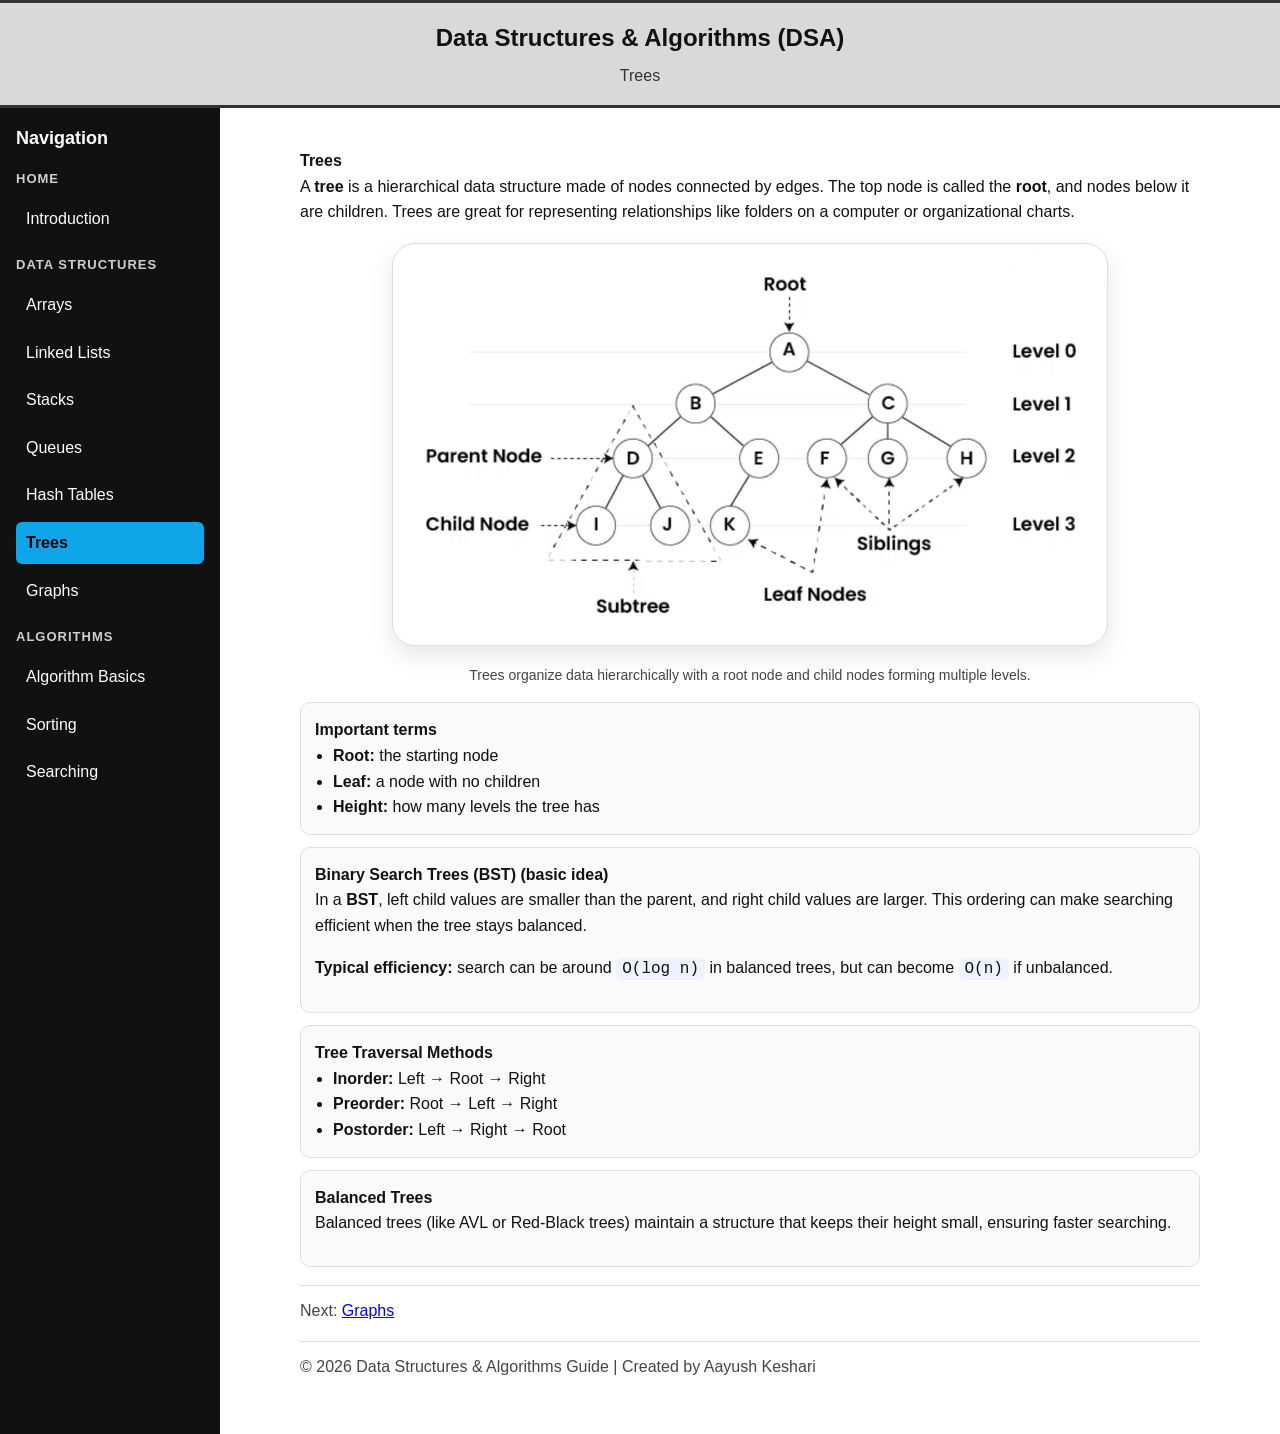
<file: trees.html>
<!DOCTYPE html>
<html lang="en">
<head>
  <meta charset="UTF-8">
  <meta name="viewport" content="width=device-width, initial-scale=1.0">
  <title>DSA Website | Trees</title>
  <link rel="stylesheet" href="reset.css">
  <link rel="stylesheet" href="styles.css">
</head>
<body>
  <header>
    <h1>Data Structures & Algorithms (DSA)</h1>
    <p>Trees</p>
  </header>

  <div class="page">
    <nav>
      <h2>Navigation</h2>

      <h3>Home</h3>
      <a href="index.html">Introduction</a>

      <h3>Data Structures</h3>
      <a href="arrays.html">Arrays</a>
      <a href="linked-lists.html">Linked Lists</a>
      <a href="stacks.html">Stacks</a>
      <a href="queues.html">Queues</a>
      <a href="hash-tables.html">Hash Tables</a>
      <a class="active" href="trees.html">Trees</a>
      <a href="graphs.html">Graphs</a>

      <h3>Algorithms</h3>
      <a href="algorithms.html">Algorithm Basics</a>
      <a href="sorting.html">Sorting</a>
      <a href="searching.html">Searching</a>
    </nav>

    <main>
      <div class="container">
        <h2>Trees</h2>
        <p>
          A <strong>tree</strong> is a hierarchical data structure made of nodes connected by edges.
          The top node is called the <strong>root</strong>, and nodes below it are children.
          Trees are great for representing relationships like folders on a computer or organizational charts.
        </p>

        <figure class="figure">
          <img class="dsa-image" src="images/trees.png" alt="Tree structure diagram with root and child nodes">
          <figcaption>
            Trees organize data hierarchically with a root node and child nodes forming multiple levels.
          </figcaption>
        </figure>

        <div class="card">
          <h3>Important terms</h3>
          <ul>
            <li><strong>Root:</strong> the starting node</li>
            <li><strong>Leaf:</strong> a node with no children</li>
            <li><strong>Height:</strong> how many levels the tree has</li>
          </ul>
        </div>

        <div class="card">
          <h3>Binary Search Trees (BST) (basic idea)</h3>
          <p>
            In a <strong>BST</strong>, left child values are smaller than the parent, and right child values are larger.
            This ordering can make searching efficient when the tree stays balanced.
          </p>
          <p><strong>Typical efficiency:</strong> search can be around <code>O(log n)</code> in balanced trees, but can become <code>O(n)</code> if unbalanced.</p>
        </div>

        <div class="card">
          <h3>Tree Traversal Methods</h3>
          <ul>
            <li><strong>Inorder:</strong> Left → Root → Right</li>
            <li><strong>Preorder:</strong> Root → Left → Right</li>
            <li><strong>Postorder:</strong> Left → Right → Root</li>
          </ul>
        </div>

        <div class="card">
          <h3>Balanced Trees</h3>
          <p>
            Balanced trees (like AVL or Red-Black trees) maintain a structure
            that keeps their height small, ensuring faster searching.
          </p>
        </div>

        <footer>
          Next: <a href="graphs.html">Graphs</a>
        </footer>

        <footer>
          <p>© 2026 Data Structures & Algorithms Guide | Created by Aayush Keshari</p>
        </footer>
      </div>
    </main>
  </div>

</body>
</html>
</file>
<file: styles.css>
body {
  margin: 0;
  font-family:'Trebuchet MS', 'Lucida Sans Unicode', 'Lucida Grande', 'Lucida Sans', Arial, sans-serif;
  background: #f4f6f8;
  color: #111;
  line-height: 1.6;
}

header {
  background: #d9d9d9;
  border-top: 3px solid #333;
  border-bottom: 3px solid #333;
  padding: 16px 20px;
  text-align: center;
}

header h1 {
  margin: 0;
  font-size: 24px;
}

header p {
  margin: 6px 0 0;
  color: #333;
}

.page {
  display: grid;
  grid-template-columns: 220px 1fr;
  min-height: calc(100vh - 90px);
}

nav {
  background: #111;
  color: #fff;
  padding: 16px;
}

nav h2 {
  margin: 0 0 12px;
  font-size: 18px;
}

nav h3 {
  margin: 16px 0 8px;
  font-size: 13px;
  text-transform: uppercase;
  letter-spacing: 1px;
  color: #cfcfcf;
}

nav a {
  display: block;
  color: #fff;
  text-decoration: none;
  padding: 8px 10px;
  border-radius: 6px;
  margin-bottom: 6px;
}

nav a:hover {
  background: #333;
}

nav a.active {
  background: #0ea5e9;
  color: #000;
  font-weight: bold;
}

body {
  background-color: white;
}

main {
  background: white;
  max-width: 900px;
  margin: 30px auto;
  padding: 10px;
  border-radius: 12px;
}

.container {
  max-width: 900px;
}

.card {
  border: 1px solid #ddd;
  border-radius: 10px;
  padding: 14px;
  margin: 12px 0;
  background: #fafafa;
}

.card ul {
  padding-left: 18px;
}

code {
  background: #eef2ff;
  padding: 2px 6px;
  border-radius: 6px;
}

.dsa-image {
  display: block;
  margin: 18px auto;          
  width: 700px;               
  max-width: 100%;            
  height: auto;
  border-radius: 23px;        
  border: 1px solid #ddd;  
  background: #fff;           
  box-shadow: 0 10px 25px rgba(0,0,0,0.10); 
  padding: 7px;              
}

.figure {
  margin: 16px 0;
  text-align: center;
}

.figure figcaption {
  margin-top: 8px;
  font-size: 14px;
  color: #444;
}

footer {
  margin-top: 18px;
  border-top: 1px solid #ddd;
  padding-top: 12px;
  color: #444;
}

/* Design refinements for small screens */
@media (max-width: 800px) {
  .page {
    grid-template-columns: 1fr;
  }
  main {
    border-left: none;
    border-top: 3px solid #333;
  }
}
</file>
